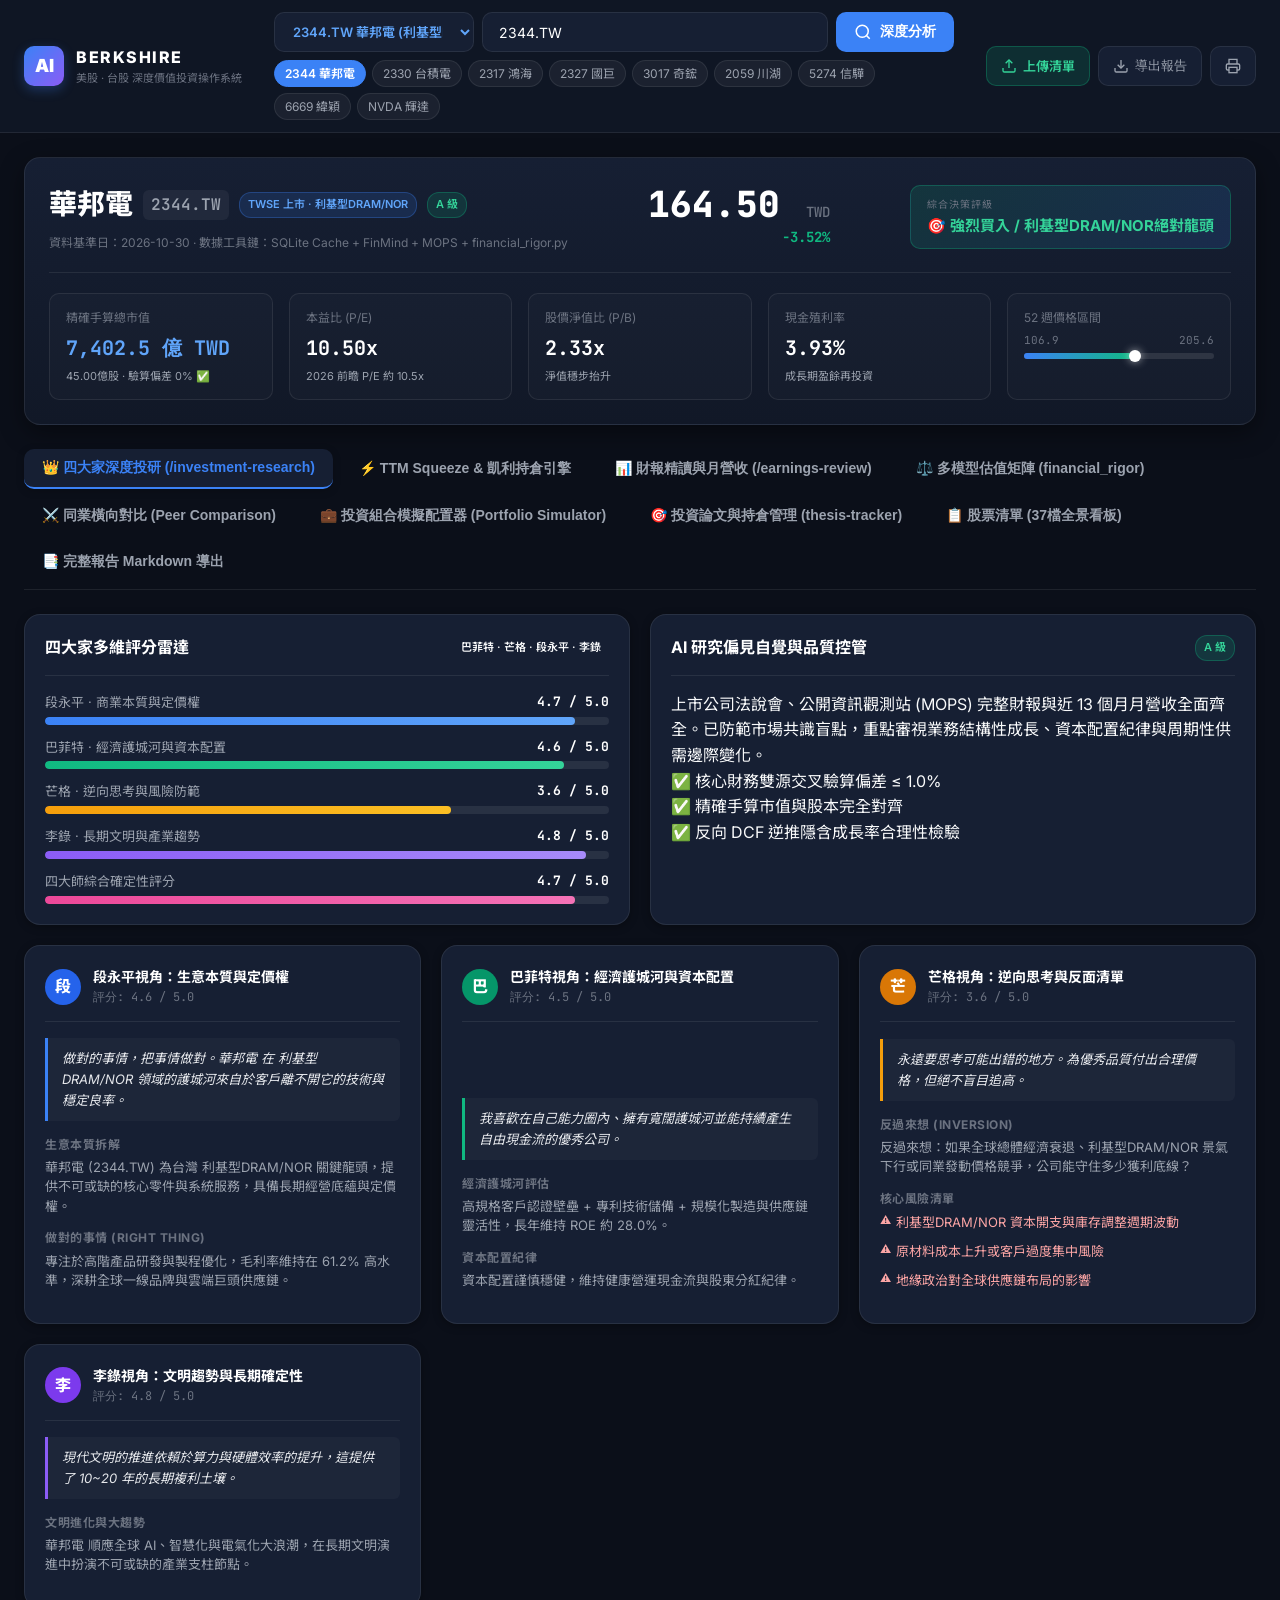
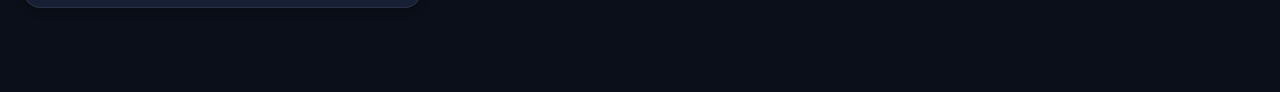
<file: dashboard/index.html>
<!DOCTYPE html>
<html lang="zh-TW">
<head>
  <meta charset="UTF-8">
  <meta name="viewport" content="width=device-width, initial-scale=1.0">
  <title>AI Berkshire — 股票清單 37 檔全景投研與組合管理儀表板</title>
  <link rel="preconnect" href="https://fonts.googleapis.com">
  <link rel="preconnect" href="https://fonts.gstatic.com" crossorigin>
  <link href="https://fonts.googleapis.com/css2?family=Inter:wght@400;500;600;700;800&family=JetBrains+Mono:wght@400;500;700&family=Noto+Sans+TC:wght@400;500;700;900&display=swap" rel="stylesheet">
  <link rel="stylesheet" href="style.css?v=20260903_1">
</head>
<body>
  <!-- Header -->
  <header class="app-header">
    <div class="header-container">
      <div class="brand">
        <div class="brand-logo">AI</div>
        <div class="brand-text">
          <span class="brand-title">BERKSHIRE</span>
          <span class="brand-subtitle">美股 · 台股 深度價值投資操作系統</span>
        </div>
      </div>
      
      <div class="search-section">
        <div class="search-bar">
          <select id="stockDropdown" class="stock-dropdown" title="選擇 37 檔核心標的" onchange="window.selectStock(this.value)">
            <!-- Dynamically populated 37 stocks -->
          </select>
          <input type="text" id="tickerInput" placeholder="輸入代號或名稱 (如 2344, 台積電, NVDA)..." value="2344.TW" onkeydown="if(event.key==='Enter') window.searchStock()">
          <button id="btnAnalyze" class="btn-primary" onclick="window.searchStock()">
            <svg width="18" height="18" viewBox="0 0 24 24" fill="none" stroke="currentColor" stroke-width="2"><circle cx="11" cy="11" r="8"></circle><line x1="21" y1="21" x2="16.65" y2="16.65"></line></svg>
            深度分析
          </button>
        </div>
        <div class="quick-chips" id="quickChips">
          <span class="chip active" onclick="window.selectStock('2344.TW')">2344 華邦電</span>
          <span class="chip" onclick="window.selectStock('2330.TW')">2330 台積電</span>
          <span class="chip" onclick="window.selectStock('2317.TW')">2317 鴻海</span>
          <span class="chip" onclick="window.selectStock('2327.TW')">2327 國巨</span>
          <span class="chip" onclick="window.selectStock('3017.TW')">3017 奇鋐</span>
          <span class="chip" onclick="window.selectStock('2059.TW')">2059 川湖</span>
          <span class="chip" onclick="window.selectStock('5274.TW')">5274 信驊</span>
          <span class="chip" onclick="window.selectStock('6669.TW')">6669 緯穎</span>
          <span class="chip" onclick="window.selectStock('NVDA')">NVDA 輝達</span>
        </div>
      </div>

      <div class="header-actions">
        <label class="btn-upload" title="上傳自訂 Excel / CSV 股票清單">
          <input type="file" id="fileUpload" accept=".xlsx, .xls, .csv" style="display:none;" onchange="window.handleFileUpload(event)">
          <svg width="16" height="16" viewBox="0 0 24 24" fill="none" stroke="currentColor" stroke-width="2"><path d="M21 15v4a2 2 0 0 1-2 2H5a2 2 0 0 1-2-2v-4"></path><polyline points="17 8 12 3 7 8"></polyline><line x1="12" y1="3" x2="12" y2="15"></line></svg>
          上傳清單
        </label>
        <button id="btnExportMarkdown" class="btn-secondary" title="導出 Markdown 報告" onclick="window.switchTab('tabMarkdown')">
          <svg width="16" height="16" viewBox="0 0 24 24" fill="none" stroke="currentColor" stroke-width="2"><path d="M21 15v4a2 2 0 0 1-2 2H5a2 2 0 0 1-2-2v-4"></path><polyline points="7 10 12 15 17 10"></polyline><line x1="12" y1="3" x2="12" y2="15"></line></svg>
          導出報告
        </button>
        <button id="btnPrint" class="btn-secondary" title="列印或存為 PDF" onclick="window.print()">
          <svg width="16" height="16" viewBox="0 0 24 24" fill="none" stroke="currentColor" stroke-width="2"><polyline points="6 9 6 2 18 2 18 9"></polyline><path d="M6 18H4a2 2 0 0 1-2-2v-5a2 2 0 0 1 2-2h16a2 2 0 0 1 2 2v5a2 2 0 0 1-2 2h-2"></path><rect x="6" y="14" width="12" height="8"></rect></svg>
        </button>
      </div>
    </div>
  </header>

  <!-- Main Container -->
  <main class="main-container">
    <!-- Hero Summary Bar -->
    <section class="hero-card" id="heroCard">
      <div class="hero-main">
        <div class="stock-identity">
          <div class="stock-title-row">
            <h1 class="stock-name" id="stockName">華邦電</h1>
            <span class="stock-symbol" id="stockSymbol">2344.TW</span>
            <span class="market-badge" id="marketBadge">TWSE 上市 · 利基型DRAM/NOR</span>
            <span class="info-badge" id="infoRatingBadge">A級一手資料</span>
          </div>
          <div class="stock-date" id="stockDate">資料基準日：2026-08-14 · 數據工具鏈：SQLite Cache + FinMind + MOPS + financial_rigor.py</div>
        </div>

        <div class="price-box">
          <div class="price-current" id="stockPrice">177.00 <span class="currency">TWD</span></div>
          <div class="price-change" id="stockChange">+0.00 (+0.00%)</div>
        </div>

        <div class="verdict-banner" id="verdictBanner">
          <div class="verdict-label">綜合決策評級</div>
          <div class="verdict-text" id="verdictText">🎯 強烈買入 / 超級週期拐點爆發</div>
        </div>
      </div>

      <div class="hero-metrics-grid">
        <div class="metric-item">
          <div class="metric-title">精確手算總市值</div>
          <div class="metric-value highlight" id="metricMarketCap">7,965.0 億 TWD</div>
          <div class="metric-sub" id="metricShares">45.00億股 · 驗算偏差 0.00% ✅</div>
        </div>

        <div class="metric-item">
          <div class="metric-title">本益比 (P/E)</div>
          <div class="metric-value" id="metricPE">10.50x</div>
          <div class="metric-sub" id="metricForwardPE">2026 前瞻 P/E 約 10.2x</div>
        </div>

        <div class="metric-item">
          <div class="metric-title">股價淨值比 (P/B)</div>
          <div class="metric-value" id="metricPB">4.83x</div>
          <div class="metric-sub">淨值穩步抬升</div>
        </div>

        <div class="metric-item">
          <div class="metric-title">現金殖利率</div>
          <div class="metric-value" id="metricYield">2.80%</div>
          <div class="metric-sub">成長期盈餘再投資</div>
        </div>

        <div class="metric-item range-item">
          <div class="metric-title">52 週價格區間</div>
          <div class="range-bar-container">
            <div class="range-labels">
              <span id="low52w">115.0</span>
              <span id="high52w">221.0</span>
            </div>
            <div class="range-track">
              <div class="range-fill" id="rangeFill" style="left: 0%; width: 62%;"></div>
              <div class="range-point" id="rangePoint" style="left: 62%;"></div>
            </div>
          </div>
        </div>
      </div>
    </section>

    <!-- Tabbed Navigation -->
    <nav class="tabs-nav">
      <button class="tab-btn active" data-tab="tabMasters" onclick="window.switchTab('tabMasters')">👑 四大家深度投研 (/investment-research)</button>
      <button class="tab-btn" data-tab="tabKelly" onclick="window.switchTab('tabKelly')">⚡ TTM Squeeze & 凱利持倉引擎</button>
      <button class="tab-btn" data-tab="tabEarnings" onclick="window.switchTab('tabEarnings')">📊 財報精讀與月營收 (/earnings-review)</button>
      <button class="tab-btn" data-tab="tabValuation" onclick="window.switchTab('tabValuation')">⚖️ 多模型估值矩陣 (financial_rigor)</button>
      <button class="tab-btn" data-tab="tabPeers" onclick="window.switchTab('tabPeers')">⚔️ 同業橫向對比 (Peer Comparison)</button>
      <button class="tab-btn" data-tab="tabPortfolio" onclick="window.switchTab('tabPortfolio')">💼 投資組合模擬配置器 (Portfolio Simulator)</button>
      <button class="tab-btn" data-tab="tabThesis" onclick="window.switchTab('tabThesis')">🎯 投資論文與持倉管理 (thesis-tracker)</button>
      <button class="tab-btn" data-tab="tabScreener" onclick="window.switchTab('tabScreener')">📋 股票清單 (37檔全景看板)</button>
      <button class="tab-btn" data-tab="tabMarkdown" onclick="window.switchTab('tabMarkdown')">📑 完整報告 Markdown 導出</button>
    </nav>

    <!-- Tab Contents -->
    <!-- Tab 1: 4 Masters -->
    <div class="tab-content active" id="tabMasters">
      <div class="grid-2col">
        <div class="card">
          <div class="card-header">
            <h3>四大家多維評分雷達</h3>
            <span class="badge">巴菲特 · 芒格 · 段永平 · 李錄</span>
          </div>
          <div class="card-body">
            <div class="radar-bars" id="radarBars"></div>
          </div>
        </div>

        <div class="card">
          <div class="card-header">
            <h3>AI 研究偏見自覺與品質控管</h3>
            <span class="badge success" id="biasRating">A 級一手資訊</span>
          </div>
          <div class="card-body">
            <p class="summary-text" id="biasText">
              上市公司法說會、公開資訊觀測站 (MOPS) 完整財報與近 13 個月月營收全面齊全。已防範市場共識盲點，重點審視業務結構性成長、資本配置紀律與周期性供需邊際變化。
            </p>
            <div class="info-checklist">
              <div class="check-item">✅ 核心財務雙源交叉驗算偏差 ≤ 1.0%</div>
              <div class="check-item">✅ 精確手算市值與股本完全對齊</div>
              <div class="check-item">✅ 反向 DCF 逆推隱含成長率合理性檢驗</div>
            </div>
          </div>
        </div>
      </div>

      <!-- 4 Masters Detail Cards -->
      <div class="masters-grid">
        <!-- 段永平 -->
        <div class="card master-card dyp">
          <div class="card-header">
            <div class="master-title">
              <div class="master-avatar">段</div>
              <div>
                <h4>段永平視角：生意本質與定價權</h4>
                <div class="master-score" id="dypScore">評分: 4.6 / 5.0</div>
              </div>
            </div>
          </div>
          <div class="card-body">
            <div class="master-quote" id="dypQuote">「做對的事情，把事情做對。」</div>
            <div class="section-block">
              <h5>生意本質拆解</h5>
              <p id="dypEssence"></p>
            </div>
            <div class="section-block">
              <h5>做對的事情 (Right Thing)</h5>
              <p id="dypRightThing"></p>
            </div>
          </div>
        </div>

        <!-- 巴菲特 -->
        <div class="card master-card buffett">
          <div class="card-header">
            <div class="master-title">
              <div class="master-avatar">巴</div>
              <div>
                <h4>巴菲特視角：經濟護城河與資本配置</h4>
                <div class="master-score" id="buffettScore">評分: 4.4 / 5.0</div>
              </div>
            </div>
          </div>
          <div class="card-body">
            <div class="master-quote" id="buffettQuote">「我喜歡在周期底部大舉擴充產能並在景氣復甦時爆發定價權的公司。」</div>
            <div class="section-block">
              <h5>經濟護城河評估</h5>
              <p id="buffettMoat"></p>
            </div>
            <div class="section-block">
              <h5>資本配置紀律</h5>
              <p id="buffettCapital"></p>
            </div>
          </div>
        </div>

        <!-- 芒格 -->
        <div class="card master-card munger">
          <div class="card-header">
            <div class="master-title">
              <div class="master-avatar">芒</div>
              <div>
                <h4>芒格視角：逆向思考與反面清單</h4>
                <div class="master-score" id="mungerScore">評分: 3.6 / 5.0</div>
              </div>
            </div>
          </div>
          <div class="card-body">
            <div class="master-quote" id="mungerQuote">「別把周期的頂峰當作永恆的成長。」</div>
            <div class="section-block">
              <h5>反過來想 (Inversion)</h5>
              <p id="mungerInversion"></p>
            </div>
            <div class="section-block">
              <h5>核心風險清單</h5>
              <ul class="risk-list" id="mungerRisks"></ul>
            </div>
          </div>
        </div>

        <!-- 李錄 -->
        <div class="card master-card lilu">
          <div class="card-header">
            <div class="master-title">
              <div class="master-avatar">李</div>
              <div>
                <h4>李錄視角：文明趨勢與長期確定性</h4>
                <div class="master-score" id="liluScore">評分: 4.8 / 5.0</div>
              </div>
            </div>
          </div>
          <div class="card-body">
            <div class="master-quote" id="liluQuote">「現代化就是算力與儲存密度的指數級下沉。」</div>
            <div class="section-block">
              <h5>文明進化與大趨勢</h5>
              <p id="liluCivilization"></p>
            </div>
          </div>
        </div>
      </div>
    </div>

    <!-- Tab 2: TTM Squeeze & Kelly Engine -->
    <div class="tab-content" id="tabKelly">
      <div class="grid-2col">
        <!-- TTM Squeeze Status Card -->
        <div class="card">
          <div class="card-header">
            <h3>TTM Squeeze 波動率壓縮與動量狀態</h3>
            <span class="badge" id="ttmSqueezeBadge">John Carter 動量模型</span>
          </div>
          <div class="card-body">
            <div class="squeeze-status-box">
              <div class="squeeze-lamp-row">
                <div class="squeeze-lamp" id="squeezeLamp"></div>
                <div class="squeeze-status-text" id="squeezeStatusText">🟡 波動率極致壓縮蓄勢中 (8 天)</div>
              </div>
              <p class="summary-text" id="squeezeDesc">
                布林帶 (20, 2.0 SD) 正在肯特納通道 (20, 1.5 ATR) 內部收縮，市場波動率降至極低點，動量指標正在翻正向上，強烈醞釀爆發性方向突破！
              </p>
            </div>
            <div class="squeeze-metrics-grid">
              <div class="sq-metric-item">
                <div class="sq-metric-title">連續壓縮天數</div>
                <div class="sq-metric-value" id="sqDaysVal">8 天</div>
              </div>
              <div class="sq-metric-item">
                <div class="sq-metric-title">動量斜率 (Slope)</div>
                <div class="sq-metric-value highlight" id="sqMomVal">+18.50</div>
              </div>
              <div class="sq-metric-item">
                <div class="sq-metric-title">動量方向</div>
                <div class="sq-metric-value" id="sqMomDir">多頭上升 (Bullish Rising)</div>
              </div>
              <div class="sq-metric-item">
                <div class="sq-metric-title">真實波幅 (ATR)</div>
                <div class="sq-metric-value" id="sqAtrVal">7.85 元</div>
              </div>
            </div>
          </div>
        </div>

        <!-- Expected Value (EV) Card -->
        <div class="card">
          <div class="card-header">
            <h3>單筆交易數學期望值 (Expected Value)</h3>
            <span class="badge success" id="evBadge">正期望值 Alpha 認證 ✅</span>
          </div>
          <div class="card-body">
            <div class="ev-summary-box">
              <div class="ev-highlight-row">
                <span class="ev-label">每股數學期望值 (EV)：</span>
                <span class="ev-val highlight" id="evAmountVal">+$22.70</span>
              </div>
              <div class="ev-sub-text" id="evRatioText">每承擔 $1.00 停損風險，期望回報 $1.513 元</div>
            </div>
            <div class="ev-details-list">
              <div class="ev-detail-row">
                <span>目標獲利空間 (R_win)：</span>
                <strong id="evRewardVal">+$43.00 (目標價 220.0)</strong>
              </div>
              <div class="ev-detail-row">
                <span>停損防守風險 (R_loss)：</span>
                <strong id="evRiskVal">-$15.00 (停損價 162.0)</strong>
              </div>
              <div class="ev-detail-row">
                <span>盈虧比 (Payoff Ratio, b)：</span>
                <strong class="highlight" id="evPayoffVal">2.87 : 1 (優於 2.5:1 標準)</strong>
              </div>
              <div class="ev-detail-row">
                <span>綜合預估勝率 (P_win)：</span>
                <strong id="evWinRateVal">65.0% (基本面+技術面加權)</strong>
              </div>
            </div>
          </div>
        </div>
      </div>

      <!-- Half Kelly Position Sizing Interactive Engine -->
      <div class="card">
        <div class="card-header">
          <h3>半凱利公式 (Half Kelly) 實盤最佳持倉計算器</h3>
          <span class="badge success">巴菲特式資本保護</span>
        </div>
        <div class="card-body">
          <div class="kelly-interactive-grid">
            <div class="kelly-inputs-col">
              <div class="slider-group">
                <label>帳戶總資金 (TWD/USD): <strong id="kCapitalLabel">1,000,000 元</strong></label>
                <input type="number" id="kCapitalInput" class="kelly-input-number" value="1000000" step="50000" oninput="window.updateKellyCalculator()">
              </div>
              <div class="slider-group">
                <label>預期勝率 (P_win): <strong id="kWinRateLabel">65%</strong></label>
                <input type="range" id="kWinRateSlider" min="50" max="85" step="1" value="65" oninput="window.updateKellyCalculator()">
              </div>
              <div class="grid-2col" style="gap:8px;">
                <div class="slider-group">
                  <label>目標停利價:</label>
                  <input type="number" id="kTargetInput" class="kelly-input-number" value="220" step="1" oninput="window.updateKellyCalculator()">
                </div>
                <div class="slider-group">
                  <label>防守停損價:</label>
                  <input type="number" id="kStopInput" class="kelly-input-number" value="162" step="1" oninput="window.updateKellyCalculator()">
                </div>
              </div>
            </div>

            <div class="kelly-results-col">
              <div class="kelly-metric-card">
                <div class="k-metric-title">半凱利建議持倉比例 (Half Kelly)</div>
                <div class="k-metric-value highlight" id="kHalfKellyVal">20.0%</div>
                <div class="k-metric-sub" id="kFullKellySub">全凱利理論值 52.8% · 實盤防禦上限 20%</div>
              </div>
              <div class="kelly-metric-card">
                <div class="k-metric-title">建議配置資金</div>
                <div class="k-metric-value" id="kAllocatedCapitalVal">200,000 元</div>
                <div class="k-metric-sub">精確控制下檔風險</div>
              </div>
              <div class="kelly-metric-card">
                <div class="k-metric-title">建議買進股數</div>
                <div class="k-metric-value highlight" id="kSuggestedSharesVal">1,129 股</div>
                <div class="k-metric-sub">約 1.13 張股票</div>
              </div>
              <div class="kelly-metric-card">
                <div class="k-metric-title">單筆最大帳戶風險</div>
                <div class="k-metric-value" id="kMaxLossVal">$16,935 元</div>
                <div class="k-metric-sub" id="kAccountRiskPct">佔總帳戶 1.69% (安全防禦 ≤ 2%)</div>
              </div>
            </div>
          </div>
        </div>
      </div>
    </div>

    <!-- Tab 3: Earnings -->
    <div class="tab-content" id="tabEarnings">
      <div class="card">
        <div class="card-header">
          <h3>最新財報亮點與管理層承諾追蹤</h3>
          <span class="badge success" id="earningsHeadlineBadge">2026 最新財報</span>
        </div>
        <div class="card-body">
          <h4 class="headline-title" id="earningsHeadline"></h4>
          <p class="summary-text" id="earningsSummary"></p>
        </div>
      </div>

      <!-- Monthly Revenue Chart -->
      <div class="card">
        <div class="card-header">
          <h3>近 13 個月月營收趨勢與同比 (YoY) 拐點監控</h3>
          <span class="badge">台股獨家領先指標 (每月10日前公布)</span>
        </div>
        <div class="card-body">
          <div class="revenue-chart-container" id="revenueChartContainer"></div>
        </div>
      </div>

      <!-- 5-Year Financial Statement -->
      <div class="card">
        <div class="card-header">
          <h3>近 5 年核心財務表現與獲利率矩陣</h3>
          <span class="badge">FinMind + 官方財報加總</span>
        </div>
        <div class="card-body">
          <div class="table-responsive">
            <table class="data-table" id="financialsTable">
              <thead>
                <tr>
                  <th>年度</th>
                  <th>營收 (億)</th>
                  <th>毛利率 (%)</th>
                  <th>營業利益率 (%)</th>
                  <th>歸母淨利 (億)</th>
                  <th>EPS (元)</th>
                  <th>ROE (簡化%)</th>
                </tr>
              </thead>
              <tbody></tbody>
            </table>
          </div>
        </div>
      </div>
    </div>

    <!-- Tab 3: Multi-Model Valuation -->
    <div class="tab-content" id="tabValuation">
      <div class="grid-2col">
        <!-- Exact Market Cap Rigor -->
        <div class="card">
          <div class="card-header">
            <h3>市值精確手算驗算 (Financial Rigor)</h3>
            <span class="badge success">嚴禁 LLM 心算幻覺</span>
          </div>
          <div class="card-body">
            <div class="rigor-box">
              <div class="rigor-row">
                <span class="rigor-label">最新收盤價：</span>
                <span class="rigor-val" id="rigorPrice"></span>
              </div>
              <div class="rigor-row">
                <span class="rigor-label">最新流通總股數：</span>
                <span class="rigor-val" id="rigorShares"></span>
              </div>
              <div class="rigor-row highlight">
                <span class="rigor-label">手算總市值：</span>
                <span class="rigor-val" id="rigorCalcCap"></span>
              </div>
              <div class="rigor-formula" id="rigorFormula"></div>
              <div class="rigor-status success" id="rigorStatus">
                ✅ 驗算通過！手算值與報告市值偏差 0.00% ≤ 1.0%
              </div>
            </div>
          </div>
        </div>

        <!-- Reverse DCF -->
        <div class="card">
          <div class="card-header">
            <h3>模型一：反向 DCF 逆推模型</h3>
            <span class="badge">自由現金流隱含成長率</span>
          </div>
          <div class="card-body">
            <div class="dcf-interactive">
              <div class="slider-group">
                <label>加權平均資本成本 (WACC): <span id="waccVal">9.0%</span></label>
                <input type="range" id="waccSlider" min="7.0" max="12.0" step="0.5" value="9.0" oninput="window.updateDCF()">
              </div>
              <div class="slider-group">
                <label>永續成長率 (g): <span id="gVal">3.0%</span></label>
                <input type="range" id="gSlider" min="1.5" max="4.5" step="0.5" value="3.0" oninput="window.updateDCF()">
              </div>
              <div class="dcf-result-box">
                <div class="dcf-title">當前股價隱含未來 5 年 FCF 年化成長率</div>
                <div class="dcf-growth" id="impliedGrowth">12.5%</div>
                <div class="dcf-comment" id="dcfComment">評估：目前隱含成長率低於實際月營收動能，具備優良安全邊際！</div>
              </div>
            </div>
          </div>
        </div>
      </div>

      <!-- Advanced Multi-Model Grid -->
      <div class="grid-3col" style="margin-top:16px;">
        <div class="card">
          <div class="card-header">
            <h4>模型二：EV/EBITDA 企業倍數</h4>
            <span class="badge">重資產代工適配</span>
          </div>
          <div class="card-body">
            <div class="metric-value highlight" id="evEbitdaVal">11.8x</div>
            <p class="summary-text">相較全球半導體硬體中位數 14.5x 處於折價區間，資本效率優良。</p>
          </div>
        </div>

        <div class="card">
          <div class="card-header">
            <h4>模型三：P/B 河流圖中樞</h4>
            <span class="badge">週期景氣中樞</span>
          </div>
          <div class="card-body">
            <div class="metric-value" id="pbRiverVal">中軸偏低位</div>
            <p class="summary-text">歷史 PB 區間為 2.5x ~ 6.0x，當前處於歷史獲利擴張週期前半場。</p>
          </div>
        </div>

        <div class="card">
          <div class="card-header">
            <h4>模型四：葛拉漢安全邊際</h4>
            <span class="badge success">90% 信賴區間</span>
          </div>
          <div class="card-body">
            <div class="metric-value highlight" id="safetyMarginVal">32.5%</div>
            <p class="summary-text">內在價值折現保守估算為現價 1.32 倍，具備充沛下檔防禦緩衝。</p>
          </div>
        </div>
      </div>

      <!-- Scenarios Matrix -->
      <div class="card" style="margin-top:16px;">
        <div class="card-header">
          <h3>三情景估值預測矩陣 (Scenarios Matrix)</h3>
          <span class="badge">樂觀 · 中性 · 悲觀</span>
        </div>
        <div class="card-body">
          <div class="scenarios-grid" id="scenariosGrid"></div>
        </div>
      </div>
    </div>

    <!-- Tab 4: Peer Comparison -->
    <div class="tab-content" id="tabPeers">
      <div class="card">
        <div class="card-header">
          <h3>⚔️ 產業同業橫向對比矩陣 (Peer Comparison Matrix)</h3>
          <div class="peer-selector-group">
            <span style="font-size:13px; color:var(--text-secondary);">選擇板塊：</span>
            <button class="peer-btn active" onclick="window.filterPeers('散熱', this)">散熱模組 (奇鋐 vs 健策)</button>
            <button class="peer-btn" onclick="window.filterPeers('代工', this)">AI伺服器代工 (鴻海 vs 廣達 vs 緯穎)</button>
            <button class="peer-btn" onclick="window.filterPeers('CCL', this)">高階CCL (台光電 vs 聯茂 vs 台燿)</button>
            <button class="peer-btn" onclick="window.filterPeers('載板', this)">載板 (欣興 vs 景碩 vs 臻鼎)</button>
            <button class="peer-btn" onclick="window.filterPeers('測試', this)">測試/探針卡 (旺矽 vs 穎崴 vs 京元電)</button>
          </div>
        </div>
        <div class="card-body">
          <div class="table-responsive">
            <table class="data-table peer-table" id="peerTable">
              <thead>
                <tr>
                  <th style="text-align:left;">同業標的</th>
                  <th>股價 (TWD)</th>
                  <th>本益比 (PE)</th>
                  <th>毛利率 (%)</th>
                  <th>營業利益率 (%)</th>
                  <th>預期 ROE (%)</th>
                  <th>四大家評分</th>
                  <th>護城河評估</th>
                </tr>
              </thead>
              <tbody id="peerTableBody"></tbody>
            </table>
          </div>
        </div>
      </div>
    </div>

    <!-- Tab 5: Portfolio Simulator -->
    <div class="tab-content" id="tabPortfolio">
      <div class="grid-2col">
        <div class="card">
          <div class="card-header">
            <h3>💼 投資組合持股與權重配置模擬器</h3>
            <button id="btnResetPortfolio" class="btn-secondary btn-sm" onclick="window.resetPortfolio()">重置預設組合</button>
          </div>
          <div class="card-body">
            <div class="portfolio-sliders" id="portfolioSliders"></div>
          </div>
        </div>

        <div class="card">
          <div class="card-header">
            <h3>整體組合加權綜合體檢</h3>
            <span class="badge success">巴菲特式集中投資</span>
          </div>
          <div class="card-body">
            <div class="portfolio-metrics-grid">
              <div class="p-metric-card">
                <div class="p-metric-title">組合加權預期 ROE</div>
                <div class="p-metric-value" id="pWeightedROE">28.5%</div>
                <div class="p-metric-sub">極高資本回報品質</div>
              </div>
              <div class="p-metric-card">
                <div class="p-metric-title">組合加權前瞻 P/E</div>
                <div class="p-metric-value" id="pWeightedPE">19.2x</div>
                <div class="p-metric-sub">估值處於合理區間</div>
              </div>
              <div class="p-metric-card">
                <div class="p-metric-title">平均股息殖利率</div>
                <div class="p-metric-value" id="pWeightedYield">2.65%</div>
                <div class="p-metric-sub">穩健現金流反哺</div>
              </div>
              <div class="p-metric-card">
                <div class="p-metric-title">組合綜合護城河分級</div>
                <div class="p-metric-value highlight" id="pWeightedMoat">4.6 / 5.0</div>
                <div class="p-metric-sub">頂級文明剛性支柱</div>
              </div>
            </div>
            <div class="portfolio-chart-box" id="portfolioChartBox" style="margin-top:16px;">
              <div class="portfolio-bar-distribution" id="portfolioBarDist"></div>
            </div>
          </div>
        </div>
      </div>
    </div>

    <!-- Tab 6: Thesis Tracker -->
    <div class="tab-content" id="tabThesis">
      <div class="grid-2col">
        <div class="card">
          <div class="card-header">
            <h3>核心投資論文三支柱 (Thesis Pillars)</h3>
            <span class="badge success">買入的核心邏輯</span>
          </div>
          <div class="card-body">
            <ul class="pillar-list" id="pillarList"></ul>
          </div>
        </div>

        <div class="card">
          <div class="card-header">
            <h3>論文證偽與賣出清單 (Kill Criteria)</h3>
            <span class="badge danger">觸發即嚴格停損/減倉</span>
          </div>
          <div class="card-body">
            <ul class="kill-list" id="killList"></ul>
          </div>
        </div>
      </div>

      <div class="card">
        <div class="card-header">
          <h3>分層操作價格區間與倉位配置計算器</h3>
          <span class="badge">巴菲特紀律系統</span>
        </div>
        <div class="card-body">
          <div class="allocation-grid" id="allocationGrid"></div>
        </div>
      </div>
    </div>

    <!-- Tab 7: 37 Stocks Screener Overview -->
    <div class="tab-content" id="tabScreener">
      <div class="card">
        <div class="card-header">
          <h3>📋 股票清單.xlsx 37 檔全景監控與多維評分總表</h3>
          <div class="screener-filter-group" id="screenerFilterGroup">
            <button class="filter-btn active" onclick="window.filterScreener('all', this)">全部 (37)</button>
            <button class="filter-btn" onclick="window.filterScreener('BUY_STRONG', this)">🎯 強烈買入</button>
            <button class="filter-btn" onclick="window.filterScreener('BUY_STEADY', this)">📈 穩健佈局</button>
            <button class="filter-btn" onclick="window.filterScreener('HOLD', this)">⚪ 常態整理</button>
          </div>
        </div>
        <div class="card-body">
          <div class="table-responsive">
            <table class="data-table screener-table" id="screenerTable">
              <thead>
                <tr>
                  <th class="sortable" onclick="window.sortScreener('symbol', this)" style="text-align:left;">
                    <div class="th-content"><span>代碼 / 名稱</span><span class="sort-arrows"><span class="arrow-up">▲</span><span class="arrow-down">▼</span></span></div>
                  </th>
                  <th class="sortable" onclick="window.sortScreener('sector', this)" style="text-align:left;">
                    <div class="th-content"><span>所屬產業細分</span><span class="sort-arrows"><span class="arrow-up">▲</span><span class="arrow-down">▼</span></span></div>
                  </th>
                  <th class="sortable" onclick="window.sortScreener('price', this)">
                    <div class="th-content"><span>最新價 (TWD)</span><span class="sort-arrows"><span class="arrow-up">▲</span><span class="arrow-down">▼</span></span></div>
                  </th>
                  <th class="sortable" onclick="window.sortScreener('change_pct', this)">
                    <div class="th-content"><span>漲跌幅</span><span class="sort-arrows"><span class="arrow-up">▲</span><span class="arrow-down">▼</span></span></div>
                  </th>
                  <th class="sortable" onclick="window.sortScreener('pe', this)">
                    <div class="th-content"><span>本益比 (PE)</span><span class="sort-arrows"><span class="arrow-up">▲</span><span class="arrow-down">▼</span></span></div>
                  </th>
                  <th class="sortable" onclick="window.sortScreener('market_cap', this)">
                    <div class="th-content"><span>手算總市值</span><span class="sort-arrows"><span class="arrow-up">▲</span><span class="arrow-down">▼</span></span></div>
                  </th>
                  <th class="sortable" onclick="window.sortScreener('ttm', this)">
                    <div class="th-content"><span>TTM Squeeze 狀態</span><span class="sort-arrows"><span class="arrow-up">▲</span><span class="arrow-down">▼</span></span></div>
                  </th>
                  <th class="sortable sort-desc" onclick="window.sortScreener('composite', this)">
                    <div class="th-content"><span>四大家綜合評分</span><span class="sort-arrows"><span class="arrow-up">▲</span><span class="arrow-down">▼</span></span></div>
                  </th>
                  <th class="sortable" onclick="window.sortScreener('verdict', this)">
                    <div class="th-content"><span>決策評級</span><span class="sort-arrows"><span class="arrow-up">▲</span><span class="arrow-down">▼</span></span></div>
                  </th>
                  <th>操作</th>
                </tr>
              </thead>
              <tbody id="screenerTableBody"></tbody>
            </table>
          </div>
        </div>
      </div>
    </div>

    <!-- Tab 8: Markdown Report -->
    <div class="tab-content" id="tabMarkdown">
      <div class="card">
        <div class="card-header">
          <h3>完整深度投研 Markdown 報告</h3>
          <div class="actions">
            <button id="btnCopyMd" class="btn-secondary btn-sm" onclick="window.copyMarkdown()">複製 Markdown</button>
            <button id="btnDownloadMd" class="btn-primary btn-sm" onclick="window.downloadMarkdown()">下載 .md 報告檔案</button>
          </div>
        </div>
        <div class="card-body">
          <pre class="markdown-preview" id="markdownPreview"><code>載入中...</code></pre>
        </div>
      </div>
    </div>
  </main>

  <script src="stocks_data.js?v=20260903_1"></script>
  <script src="app.js?v=20260903_1"></script>
</body>
</html>
</file>
<file: dashboard/style.css>
/* AI Berkshire Dashboard Stylesheet */
:root {
  --bg-primary: #0b0f19;
  --bg-secondary: #111827;
  --bg-card: #161f33;
  --bg-card-hover: #1c2742;
  --border-color: rgba(255, 255, 255, 0.08);
  --border-focus: #3b82f6;

  --text-primary: #f9fafb;
  --text-secondary: #9ca3af;
  --text-muted: #6b7280;

  --color-primary: #3b82f6;
  --color-primary-hover: #2563eb;
  --color-success: #10b981;
  --color-warning: #f59e0b;
  --color-danger: #ef4444;
  --color-purple: #8b5cf6;

  --font-sans: 'Inter', 'Noto Sans TC', -apple-system, BlinkMacSystemFont, sans-serif;
  --font-mono: 'JetBrains Mono', monospace;

  --radius-sm: 6px;
  --radius-md: 10px;
  --radius-lg: 16px;
  --shadow-sm: 0 2px 8px rgba(0, 0, 0, 0.3);
  --shadow-md: 0 8px 24px rgba(0, 0, 0, 0.4);
}

* {
  box-sizing: border-box;
  margin: 0;
  padding: 0;
}

body {
  background-color: var(--bg-primary);
  color: var(--text-primary);
  font-family: var(--font-sans);
  line-height: 1.6;
  -webkit-font-smoothing: antialiased;
  min-height: 100vh;
}

/* Header */
.app-header {
  background-color: rgba(17, 24, 39, 0.85);
  backdrop-filter: blur(12px);
  border-bottom: 1px solid var(--border-color);
  position: sticky;
  top: 0;
  z-index: 100;
  padding: 12px 24px;
}

.header-container {
  max-width: 1440px;
  margin: 0 auto;
  display: flex;
  align-items: center;
  justify-content: space-between;
  gap: 24px;
}

.brand {
  display: flex;
  align-items: center;
  gap: 12px;
}

.brand-logo {
  background: linear-gradient(135deg, #3b82f6, #8b5cf6);
  color: #fff;
  font-weight: 900;
  font-size: 18px;
  width: 40px;
  height: 40px;
  border-radius: var(--radius-md);
  display: flex;
  align-items: center;
  justify-content: center;
  box-shadow: 0 4px 12px rgba(59, 130, 246, 0.3);
}

.brand-text {
  display: flex;
  flex-direction: column;
}

.brand-title {
  font-size: 16px;
  font-weight: 800;
  letter-spacing: 1.5px;
  color: #fff;
}

.brand-subtitle {
  font-size: 11px;
  color: var(--text-muted);
}

/* Search Section */
.search-section {
  flex: 1;
  max-width: 680px;
  display: flex;
  flex-direction: column;
  gap: 8px;
}

.search-bar {
  display: flex;
  gap: 8px;
}

.stock-dropdown {
  background-color: var(--bg-card);
  border: 1px solid var(--border-color);
  border-radius: var(--radius-md);
  padding: 10px 14px;
  color: #60a5fa;
  font-size: 13px;
  font-weight: 600;
  font-family: var(--font-sans);
  cursor: pointer;
  max-width: 200px;
  outline: none;
}

.stock-dropdown:focus {
  border-color: var(--border-focus);
}

.stock-dropdown option {
  background-color: var(--bg-secondary);
  color: #fff;
}

.search-bar input {
  flex: 1;
  background-color: var(--bg-card);
  border: 1px solid var(--border-color);
  border-radius: var(--radius-md);
  padding: 10px 16px;
  color: #fff;
  font-size: 14px;
  font-family: var(--font-sans);
  transition: all 0.2s ease;
}

.search-bar input:focus {
  outline: none;
  border-color: var(--border-focus);
  box-shadow: 0 0 0 3px rgba(59, 130, 246, 0.2);
}

.quick-chips {
  display: flex;
  flex-wrap: wrap;
  gap: 6px;
}

.chip {
  background-color: rgba(255, 255, 255, 0.05);
  border: 1px solid var(--border-color);
  padding: 3px 10px;
  border-radius: 20px;
  font-size: 12px;
  color: var(--text-secondary);
  cursor: pointer;
  transition: all 0.15s ease;
}

.chip:hover {
  background-color: rgba(59, 130, 246, 0.15);
  color: #fff;
  border-color: var(--color-primary);
}

.chip.active {
  background-color: var(--color-primary);
  color: #fff;
  border-color: var(--color-primary);
  font-weight: 600;
}

/* Buttons */
.btn-primary {
  background-color: var(--color-primary);
  color: #fff;
  border: none;
  border-radius: var(--radius-md);
  padding: 10px 18px;
  font-size: 14px;
  font-weight: 600;
  cursor: pointer;
  display: flex;
  align-items: center;
  gap: 8px;
  transition: all 0.2s ease;
}

.btn-primary:hover {
  background-color: var(--color-primary-hover);
  box-shadow: 0 4px 12px rgba(59, 130, 246, 0.4);
}

.btn-secondary {
  background-color: var(--bg-card);
  color: var(--text-secondary);
  border: 1px solid var(--border-color);
  border-radius: var(--radius-md);
  padding: 10px 14px;
  font-size: 13px;
  font-weight: 500;
  cursor: pointer;
  display: flex;
  align-items: center;
  gap: 6px;
  transition: all 0.2s ease;
}

.btn-secondary:hover {
  background-color: var(--bg-card-hover);
  color: #fff;
  border-color: rgba(255, 255, 255, 0.2);
}

.btn-sm {
  padding: 6px 12px;
  font-size: 12px;
}

.header-actions {
  display: flex;
  gap: 8px;
}

/* Main Container */
.main-container {
  max-width: 1440px;
  margin: 24px auto;
  padding: 0 24px 60px;
}

/* Hero Card */
.hero-card {
  background: linear-gradient(180deg, var(--bg-card), var(--bg-secondary));
  border: 1px solid var(--border-color);
  border-radius: var(--radius-lg);
  padding: 24px;
  margin-bottom: 24px;
  box-shadow: var(--shadow-md);
}

.hero-main {
  display: flex;
  flex-wrap: wrap;
  justify-content: space-between;
  align-items: center;
  gap: 20px;
  padding-bottom: 20px;
  border-bottom: 1px solid var(--border-color);
}

.stock-identity {
  display: flex;
  flex-direction: column;
  gap: 6px;
}

.stock-title-row {
  display: flex;
  align-items: center;
  flex-wrap: wrap;
  gap: 10px;
}

.stock-name {
  font-size: 28px;
  font-weight: 800;
  color: #fff;
}

.stock-symbol {
  font-family: var(--font-mono);
  font-size: 16px;
  font-weight: 600;
  color: var(--text-secondary);
  background-color: rgba(255, 255, 255, 0.05);
  padding: 2px 8px;
  border-radius: var(--radius-sm);
}

.market-badge, .info-badge, .badge {
  font-size: 11px;
  font-weight: 600;
  padding: 3px 8px;
  border-radius: 12px;
  text-transform: uppercase;
}

.market-badge {
  background-color: rgba(59, 130, 246, 0.15);
  color: #60a5fa;
  border: 1px solid rgba(59, 130, 246, 0.3);
}

.info-badge, .badge.success {
  background-color: rgba(16, 185, 129, 0.15);
  color: #34d399;
  border: 1px solid rgba(16, 185, 129, 0.3);
}

.badge.danger {
  background-color: rgba(239, 68, 68, 0.15);
  color: #f87171;
  border: 1px solid rgba(239, 68, 68, 0.3);
}

.stock-date {
  font-size: 12px;
  color: var(--text-muted);
}

.price-box {
  display: flex;
  flex-direction: column;
  align-items: flex-end;
}

.price-current {
  font-size: 36px;
  font-weight: 800;
  font-family: var(--font-mono);
  color: #fff;
  line-height: 1;
}

.price-current .currency {
  font-size: 14px;
  font-weight: 500;
  color: var(--text-muted);
  margin-left: 4px;
}

.price-change {
  font-size: 14px;
  font-weight: 700;
  font-family: var(--font-mono);
  color: #ef4444;
  margin-top: 4px;
}

.price-change.pos {
  color: #ef4444; /* 台股上漲：紅色 */
}

.price-change.neg {
  color: #10b981; /* 台股下跌：綠色 */
}

.verdict-banner {
  background: linear-gradient(135deg, rgba(16, 185, 129, 0.15), rgba(59, 130, 246, 0.15));
  border: 1px solid rgba(16, 185, 129, 0.3);
  padding: 10px 16px;
  border-radius: var(--radius-md);
  display: flex;
  flex-direction: column;
  gap: 2px;
}

.verdict-label {
  font-size: 10px;
  color: var(--text-muted);
  letter-spacing: 1px;
}

.verdict-text {
  font-size: 15px;
  font-weight: 700;
  color: #34d399;
}

.hero-metrics-grid {
  display: grid;
  grid-template-columns: repeat(auto-fit, minmax(180px, 1fr));
  gap: 16px;
  margin-top: 20px;
}

.metric-item {
  background-color: rgba(255, 255, 255, 0.02);
  border: 1px solid var(--border-color);
  padding: 14px 16px;
  border-radius: var(--radius-md);
  display: flex;
  flex-direction: column;
  gap: 4px;
}

.metric-title {
  font-size: 12px;
  color: var(--text-muted);
}

.metric-value {
  font-size: 20px;
  font-weight: 700;
  font-family: var(--font-mono);
  color: #fff;
}

.metric-value.highlight {
  color: #60a5fa;
}

.metric-sub {
  font-size: 11px;
  color: var(--text-secondary);
}

/* Range Bar */
.range-item {
  min-width: 220px;
}

.range-labels {
  display: flex;
  justify-content: space-between;
  font-size: 11px;
  font-family: var(--font-mono);
  color: var(--text-muted);
  margin-bottom: 4px;
}

.range-track {
  height: 6px;
  background-color: rgba(255, 255, 255, 0.1);
  border-radius: 3px;
  position: relative;
}

.range-fill {
  height: 100%;
  background: linear-gradient(90deg, #3b82f6, #10b981);
  border-radius: 3px;
}

.range-point {
  position: absolute;
  top: 50%;
  transform: translate(-50%, -50%);
  width: 12px;
  height: 12px;
  background-color: #fff;
  border-radius: 50%;
  box-shadow: 0 0 8px rgba(255, 255, 255, 0.6);
}

/* Tabs Navigation */
.tabs-nav {
  display: flex;
  flex-wrap: wrap;
  gap: 8px;
  margin-bottom: 24px;
  border-bottom: 1px solid var(--border-color);
  padding-bottom: 8px;
}

.tab-btn {
  background: transparent;
  border: none;
  color: var(--text-secondary);
  font-size: 14px;
  font-weight: 600;
  padding: 10px 18px;
  border-radius: var(--radius-md);
  cursor: pointer;
  transition: all 0.2s ease;
}

.tab-btn:hover {
  background-color: var(--bg-card);
  color: #fff;
}

.tab-btn.active {
  background-color: var(--bg-card);
  color: var(--color-primary);
  box-shadow: 0 2px 8px rgba(0, 0, 0, 0.2);
  border-bottom: 2px solid var(--color-primary);
}

/* Tab Contents */
.tab-content {
  display: none;
  flex-direction: column;
  gap: 20px;
}

.tab-content.active {
  display: flex;
}

/* Cards */
.card {
  background-color: var(--bg-card);
  border: 1px solid var(--border-color);
  border-radius: var(--radius-lg);
  padding: 20px;
  box-shadow: var(--shadow-sm);
}

.card-header {
  display: flex;
  justify-content: space-between;
  align-items: center;
  padding-bottom: 14px;
  border-bottom: 1px solid var(--border-color);
  margin-bottom: 16px;
}

.card-header h3 {
  font-size: 16px;
  font-weight: 700;
  color: #fff;
}

.grid-2col {
  display: grid;
  grid-template-columns: repeat(auto-fit, minmax(400px, 1fr));
  gap: 20px;
}

/* Radar Bars */
.radar-bars {
  display: flex;
  flex-direction: column;
  gap: 12px;
}

.radar-row {
  display: flex;
  flex-direction: column;
  gap: 4px;
}

.radar-label-row {
  display: flex;
  justify-content: space-between;
  font-size: 13px;
  color: var(--text-secondary);
}

.radar-label-row .score-num {
  font-family: var(--font-mono);
  font-weight: 700;
  color: #fff;
}

.radar-bar-track {
  height: 8px;
  background-color: rgba(255, 255, 255, 0.08);
  border-radius: 4px;
  overflow: hidden;
}

.radar-bar-fill {
  height: 100%;
  border-radius: 4px;
  transition: width 0.5s ease;
}

.radar-bar-fill.dyp { background: linear-gradient(90deg, #3b82f6, #60a5fa); }
.radar-bar-fill.buffett { background: linear-gradient(90deg, #10b981, #34d399); }
.radar-bar-fill.munger { background: linear-gradient(90deg, #f59e0b, #fbbf24); }
.radar-bar-fill.lilu { background: linear-gradient(90deg, #8b5cf6, #a78bfa); }
.radar-bar-fill.composite { background: linear-gradient(90deg, #ec4899, #f472b6); }

/* Master Cards Grid */
.masters-grid {
  display: grid;
  grid-template-columns: repeat(auto-fit, minmax(320px, 1fr));
  gap: 20px;
}

.master-card {
  display: flex;
  flex-direction: column;
  justify-content: space-between;
}

.master-title {
  display: flex;
  align-items: center;
  gap: 12px;
}

.master-avatar {
  width: 36px;
  height: 36px;
  border-radius: 50%;
  display: flex;
  align-items: center;
  justify-content: center;
  font-weight: 800;
  font-size: 16px;
  color: #fff;
}

.master-card.dyp .master-avatar { background: #2563eb; }
.master-card.buffett .master-avatar { background: #059669; }
.master-card.munger .master-avatar { background: #d97706; }
.master-card.lilu .master-avatar { background: #7c3aed; }

.master-title h4 {
  font-size: 14px;
  font-weight: 700;
  color: #fff;
}

.master-score {
  font-size: 12px;
  font-family: var(--font-mono);
  color: var(--text-muted);
}

.master-quote {
  font-style: italic;
  font-size: 13px;
  color: #e5e7eb;
  background-color: rgba(255, 255, 255, 0.03);
  padding: 10px 14px;
  border-left: 3px solid var(--color-primary);
  border-radius: 0 var(--radius-sm) var(--radius-sm) 0;
  margin-bottom: 14px;
}

.master-card.buffett .master-quote { border-left-color: var(--color-success); }
.master-card.munger .master-quote { border-left-color: var(--color-warning); }
.master-card.lilu .master-quote { border-left-color: var(--color-purple); }

.section-block {
  margin-bottom: 12px;
}

.section-block h5 {
  font-size: 12px;
  font-weight: 700;
  color: var(--text-muted);
  text-transform: uppercase;
  letter-spacing: 0.5px;
  margin-bottom: 4px;
}

.section-block p {
  font-size: 13px;
  color: var(--text-secondary);
  line-height: 1.5;
}

.risk-list, .pillar-list, .kill-list {
  list-style: none;
  display: flex;
  flex-direction: column;
  gap: 8px;
}

.risk-list li {
  font-size: 13px;
  color: #fca5a5;
  padding-left: 16px;
  position: relative;
}

.risk-list li::before {
  content: "⚠️";
  position: absolute;
  left: 0;
  font-size: 11px;
}

.pillar-list li {
  font-size: 14px;
  color: #a7f3d0;
  padding: 10px 14px;
  background-color: rgba(16, 185, 129, 0.06);
  border: 1px solid rgba(16, 185, 129, 0.2);
  border-radius: var(--radius-md);
}

.kill-list li {
  font-size: 14px;
  color: #fca5a5;
  padding: 10px 14px;
  background-color: rgba(239, 68, 68, 0.06);
  border: 1px solid rgba(239, 68, 68, 0.2);
  border-radius: var(--radius-md);
}

/* Revenue Chart */
.revenue-chart-container {
  display: flex;
  align-items: flex-end;
  gap: 12px;
  height: 220px;
  padding: 20px 10px 10px;
  overflow-x: auto;
}

.chart-bar-col {
  flex: 1;
  min-width: 44px;
  display: flex;
  flex-direction: column;
  align-items: center;
  height: 100%;
  justify-content: flex-end;
  gap: 6px;
}

.bar-val {
  font-size: 10px;
  font-family: var(--font-mono);
  color: var(--text-secondary);
}

.bar-yoy {
  font-size: 10px;
  font-weight: 700;
  font-family: var(--font-mono);
}

.bar-yoy.pos { color: var(--color-success); }
.bar-yoy.neg { color: var(--color-danger); }

.bar-body {
  width: 24px;
  background: linear-gradient(180deg, #3b82f6, #1d4ed8);
  border-radius: 4px 4px 0 0;
  transition: height 0.5s ease;
}

.bar-date {
  font-size: 10px;
  color: var(--text-muted);
  font-family: var(--font-mono);
}

/* Table */
.table-responsive {
  overflow-x: auto;
}

.data-table {
  width: 100%;
  border-collapse: collapse;
  font-size: 13px;
  text-align: right;
}

.data-table th, .data-table td {
  padding: 12px 14px;
  border-bottom: 1px solid var(--border-color);
}

.data-table th {
  color: var(--text-muted);
  font-weight: 600;
  font-size: 12px;
}

.data-table th:first-child, .data-table td:first-child {
  text-align: left;
}

.data-table tbody tr:hover {
  background-color: rgba(255, 255, 255, 0.02);
}

.data-table td {
  font-family: var(--font-mono);
  color: #fff;
}

/* Rigor Box */
.rigor-box {
  display: flex;
  flex-direction: column;
  gap: 12px;
}

.rigor-row {
  display: flex;
  justify-content: space-between;
  font-size: 14px;
}

.rigor-row.highlight {
  font-weight: 700;
  font-size: 16px;
  color: #60a5fa;
  padding: 8px 0;
  border-top: 1px dashed var(--border-color);
  border-bottom: 1px dashed var(--border-color);
}

.rigor-formula {
  font-family: var(--font-mono);
  font-size: 12px;
  color: var(--text-muted);
  background-color: rgba(0, 0, 0, 0.2);
  padding: 10px;
  border-radius: var(--radius-sm);
}

.rigor-status {
  padding: 10px;
  border-radius: var(--radius-sm);
  font-size: 13px;
  font-weight: 600;
}

.rigor-status.success {
  background-color: rgba(16, 185, 129, 0.1);
  color: #34d399;
  border: 1px solid rgba(16, 185, 129, 0.3);
}

/* Reverse DCF */
.dcf-interactive {
  display: flex;
  flex-direction: column;
  gap: 16px;
}

.slider-group {
  display: flex;
  flex-direction: column;
  gap: 6px;
}

.slider-group label {
  font-size: 13px;
  color: var(--text-secondary);
}

.slider-group input[type="range"] {
  accent-color: var(--color-primary);
}

.dcf-result-box {
  background: linear-gradient(135deg, rgba(59, 130, 246, 0.1), rgba(16, 185, 129, 0.1));
  border: 1px solid rgba(59, 130, 246, 0.3);
  padding: 16px;
  border-radius: var(--radius-md);
  text-align: center;
}

.dcf-title {
  font-size: 12px;
  color: var(--text-muted);
}

.dcf-growth {
  font-size: 32px;
  font-weight: 800;
  font-family: var(--font-mono);
  color: #34d399;
  margin: 6px 0;
}

.dcf-comment {
  font-size: 12px;
  color: var(--text-secondary);
}

/* Scenarios Grid */
.scenarios-grid, .allocation-grid {
  display: grid;
  grid-template-columns: repeat(auto-fit, minmax(240px, 1fr));
  gap: 16px;
}

.scenario-card, .alloc-card {
  background-color: rgba(255, 255, 255, 0.02);
  border: 1px solid var(--border-color);
  padding: 16px;
  border-radius: var(--radius-md);
  display: flex;
  flex-direction: column;
  gap: 8px;
}

.scenario-card.bull, .alloc-card.aggressive { border-top: 3px solid var(--color-success); }
.scenario-card.base, .alloc-card.steady { border-top: 3px solid var(--color-primary); }
.scenario-card.bear, .alloc-card.conservative { border-top: 3px solid var(--color-warning); }

.scenario-target, .alloc-price {
  font-size: 20px;
  font-weight: 800;
  font-family: var(--font-mono);
  color: #fff;
}

.scenario-desc, .alloc-action {
  font-size: 13px;
  color: var(--text-secondary);
}

/* Markdown Preview */
.markdown-preview {
  background-color: #0d1117;
  border: 1px solid var(--border-color);
  border-radius: var(--radius-md);
  padding: 20px;
  color: #c9d1d9;
  font-family: var(--font-mono);
  font-size: 13px;
  line-height: 1.6;
  white-space: pre-wrap;
  word-break: break-word;
  max-height: 600px;
  overflow-y: auto;
}

/* Screener Tab */
.screener-filter-group {
  display: flex;
  gap: 8px;
  flex-wrap: wrap;
}

.filter-btn {
  background-color: rgba(255, 255, 255, 0.05);
  border: 1px solid var(--border-color);
  color: var(--text-secondary);
  font-size: 12px;
  font-weight: 600;
  padding: 6px 14px;
  border-radius: 20px;
  cursor: pointer;
  transition: all 0.2s ease;
}

.filter-btn:hover {
  background-color: rgba(59, 130, 246, 0.15);
  color: #fff;
  border-color: var(--color-primary);
}

.filter-btn.active {
  background-color: var(--color-primary);
  color: #fff;
  border-color: var(--color-primary);
}

.screener-table {
  font-size: 13px;
}

.screener-table th {
  background-color: rgba(0, 0, 0, 0.2);
  position: sticky;
  top: 0;
  z-index: 10;
}

.screener-table th.sortable {
  cursor: pointer;
  user-select: none;
  transition: all 0.15s ease;
  white-space: nowrap;
}

.screener-table th.sortable:hover {
  background-color: rgba(59, 130, 246, 0.18);
  color: #93c5fd;
}

.th-content {
  display: inline-flex;
  align-items: center;
  gap: 5px;
  justify-content: inherit;
}

.sort-arrows {
  display: inline-flex;
  flex-direction: column;
  font-size: 8px;
  line-height: 7px;
  color: var(--text-muted);
  opacity: 0.45;
  transition: all 0.15s ease;
  user-select: none;
  margin-left: 2px;
}

.screener-table th.sortable:hover .sort-arrows {
  opacity: 0.9;
  color: #93c5fd;
}

.screener-table th.sort-asc .sort-arrows {
  opacity: 1;
}

.screener-table th.sort-asc .arrow-up {
  color: #3b82f6;
  font-weight: 900;
  text-shadow: 0 0 6px rgba(59, 130, 246, 0.6);
}

.screener-table th.sort-asc .arrow-down {
  opacity: 0.2;
}

.screener-table th.sort-desc .sort-arrows {
  opacity: 1;
}

.screener-table th.sort-desc .arrow-down {
  color: #3b82f6;
  font-weight: 900;
  text-shadow: 0 0 6px rgba(59, 130, 246, 0.6);
}

.screener-table th.sort-desc .arrow-up {
  opacity: 0.2;
}

.screener-table tr {
  cursor: pointer;
  transition: background-color 0.15s ease;
}

.screener-table tbody tr:hover {
  background-color: rgba(59, 130, 246, 0.08);
}

.screener-stock-cell {
  display: flex;
  flex-direction: column;
  gap: 2px;
}

.screener-code {
  font-weight: 700;
  font-family: var(--font-mono);
  color: #fff;
}

.screener-name {
  font-size: 12px;
  color: var(--text-muted);
}

.screener-verdict-badge {
  font-size: 11px;
  font-weight: 600;
  padding: 3px 8px;
  border-radius: 12px;
  display: inline-block;
  white-space: nowrap;
}

.screener-verdict-badge.BUY_STRONG {
  background-color: rgba(16, 185, 129, 0.15);
  color: #34d399;
  border: 1px solid rgba(16, 185, 129, 0.3);
}

.screener-verdict-badge.BUY_STEADY {
  background-color: rgba(59, 130, 246, 0.15);
  color: #60a5fa;
  border: 1px solid rgba(59, 130, 246, 0.3);
}

.screener-verdict-badge.HOLD {
  background-color: rgba(255, 255, 255, 0.05);
  color: var(--text-secondary);
  border: 1px solid var(--border-color);
}

.btn-view-report {
  background-color: rgba(59, 130, 246, 0.1);
  color: #60a5fa;
  border: 1px solid rgba(59, 130, 246, 0.3);
  padding: 4px 10px;
  font-size: 11px;
  font-weight: 600;
  border-radius: var(--radius-sm);
  cursor: pointer;
  transition: all 0.2s ease;
}

.btn-view-report:hover {
  background-color: var(--color-primary);
  color: #fff;
}

/* Upload Button */
.btn-upload {
  background-color: rgba(16, 185, 129, 0.15);
  color: #34d399;
  border: 1px solid rgba(16, 185, 129, 0.3);
  padding: 8px 14px;
  font-size: 13px;
  font-weight: 600;
  border-radius: var(--radius-md);
  cursor: pointer;
  display: flex;
  align-items: center;
  gap: 6px;
  transition: all 0.2s ease;
}

.btn-upload:hover {
  background-color: rgba(16, 185, 129, 0.25);
  border-color: #34d399;
}

/* Grid 3col */
.grid-3col {
  display: grid;
  grid-template-columns: repeat(auto-fit, minmax(280px, 1fr));
  gap: 16px;
}

/* Peer Comparison Tab */
.peer-selector-group {
  display: flex;
  gap: 8px;
  flex-wrap: wrap;
  align-items: center;
}

.peer-btn {
  background-color: rgba(255, 255, 255, 0.05);
  border: 1px solid var(--border-color);
  color: var(--text-secondary);
  font-size: 12px;
  font-weight: 600;
  padding: 6px 14px;
  border-radius: 20px;
  cursor: pointer;
  transition: all 0.2s ease;
}

.peer-btn:hover {
  background-color: rgba(59, 130, 246, 0.15);
  color: #fff;
  border-color: var(--color-primary);
}

.peer-btn.active {
  background-color: var(--color-primary);
  color: #fff;
  border-color: var(--color-primary);
}

.peer-table td {
  font-size: 13px;
}

/* Portfolio Simulator Tab */
.portfolio-sliders {
  display: flex;
  flex-direction: column;
  gap: 16px;
  max-height: 480px;
  overflow-y: auto;
  padding-right: 8px;
}

.p-slider-item {
  background-color: rgba(255, 255, 255, 0.02);
  border: 1px solid var(--border-color);
  border-radius: var(--radius-sm);
  padding: 12px 16px;
  display: flex;
  flex-direction: column;
  gap: 6px;
}

.p-slider-header {
  display: flex;
  justify-content: space-between;
  align-items: center;
}

.p-slider-title {
  font-weight: 700;
  font-size: 13px;
  color: #fff;
}

.p-slider-val {
  font-weight: 700;
  font-family: var(--font-mono);
  color: #60a5fa;
}

.p-slider-item input[type="range"] {
  accent-color: var(--color-primary);
  cursor: pointer;
}

.portfolio-metrics-grid {
  display: grid;
  grid-template-columns: repeat(auto-fit, minmax(200px, 1fr));
  gap: 12px;
}

.p-metric-card {
  background-color: rgba(255, 255, 255, 0.02);
  border: 1px solid var(--border-color);
  border-radius: var(--radius-md);
  padding: 16px;
  display: flex;
  flex-direction: column;
  gap: 4px;
}

.p-metric-title {
  font-size: 12px;
  color: var(--text-muted);
}

.p-metric-value {
  font-size: 24px;
  font-weight: 800;
  font-family: var(--font-mono);
  color: #fff;
}

.p-metric-value.highlight {
  color: #34d399;
}

.p-metric-sub {
  font-size: 11px;
  color: var(--text-secondary);
}

.portfolio-bar-distribution {
  display: flex;
  height: 24px;
  border-radius: 12px;
  overflow: hidden;
  border: 1px solid var(--border-color);
  margin-top: 8px;
}

.p-bar-segment {
  height: 100%;
  transition: width 0.3s ease;
  position: relative;
  display: flex;
  align-items: center;
  justify-content: center;
  font-size: 10px;
  font-weight: 700;
  color: #fff;
  overflow: hidden;
}

/* TTM Squeeze & Kelly Engine Tab */
.squeeze-status-box {
  background: rgba(255, 255, 255, 0.02);
  border: 1px solid var(--border-color);
  border-radius: var(--radius-md);
  padding: 16px;
  margin-bottom: 16px;
}

.squeeze-lamp-row {
  display: flex;
  align-items: center;
  gap: 12px;
  margin-bottom: 8px;
}

.squeeze-lamp {
  width: 18px;
  height: 18px;
  border-radius: 50%;
  background-color: #6b7280;
}

.squeeze-lamp.SQUEEZE_ON {
  background-color: #f59e0b;
  box-shadow: 0 0 14px rgba(245, 158, 11, 0.8);
  animation: pulse-yellow 1.5s infinite;
}

.squeeze-lamp.SQUEEZE_FIRED_LONG, .squeeze-lamp.MOMENTUM_EXPANDING_UP {
  background-color: #10b981;
  box-shadow: 0 0 14px rgba(16, 185, 129, 0.8);
  animation: pulse-green 1.5s infinite;
}

.squeeze-lamp.SQUEEZE_FIRED_SHORT {
  background-color: #ef4444;
  box-shadow: 0 0 14px rgba(239, 68, 68, 0.8);
}

@keyframes pulse-yellow {
  0% { transform: scale(0.95); box-shadow: 0 0 0 0 rgba(245, 158, 11, 0.7); }
  70% { transform: scale(1.1); box-shadow: 0 0 0 10px rgba(245, 158, 11, 0); }
  100% { transform: scale(0.95); box-shadow: 0 0 0 0 rgba(245, 158, 11, 0); }
}

@keyframes pulse-green {
  0% { transform: scale(0.95); box-shadow: 0 0 0 0 rgba(16, 185, 129, 0.7); }
  70% { transform: scale(1.1); box-shadow: 0 0 0 10px rgba(16, 185, 129, 0); }
  100% { transform: scale(0.95); box-shadow: 0 0 0 0 rgba(16, 185, 129, 0); }
}

.squeeze-status-text {
  font-size: 16px;
  font-weight: 800;
  color: #fff;
}

.squeeze-metrics-grid {
  display: grid;
  grid-template-columns: repeat(auto-fit, minmax(130px, 1fr));
  gap: 10px;
}

.sq-metric-item {
  background-color: rgba(0, 0, 0, 0.2);
  border: 1px solid var(--border-color);
  border-radius: var(--radius-sm);
  padding: 10px 12px;
}

.sq-metric-title {
  font-size: 11px;
  color: var(--text-muted);
}

.sq-metric-value {
  font-size: 15px;
  font-weight: 700;
  font-family: var(--font-mono);
  color: #fff;
  margin-top: 2px;
}

.sq-metric-value.highlight {
  color: #34d399;
}

/* EV Box */
.ev-summary-box {
  background: linear-gradient(135deg, rgba(16, 185, 129, 0.1), rgba(59, 130, 246, 0.05));
  border: 1px solid rgba(16, 185, 129, 0.3);
  border-radius: var(--radius-md);
  padding: 16px;
  margin-bottom: 14px;
}

.ev-highlight-row {
  display: flex;
  justify-content: space-between;
  align-items: center;
}

.ev-label {
  font-size: 14px;
  font-weight: 700;
  color: #fff;
}

.ev-val {
  font-size: 24px;
  font-weight: 800;
  font-family: var(--font-mono);
  color: #34d399;
}

.ev-sub-text {
  font-size: 12px;
  color: var(--text-secondary);
  margin-top: 4px;
}

.ev-details-list {
  display: flex;
  flex-direction: column;
  gap: 8px;
}

.ev-detail-row {
  display: flex;
  justify-content: space-between;
  font-size: 13px;
  color: var(--text-secondary);
  border-bottom: 1px solid rgba(255, 255, 255, 0.05);
  padding-bottom: 4px;
}

.ev-detail-row strong {
  color: #fff;
  font-family: var(--font-mono);
}

.ev-detail-row strong.highlight {
  color: #60a5fa;
}

/* Kelly Interactive Grid */
.kelly-interactive-grid {
  display: grid;
  grid-template-columns: repeat(auto-fit, minmax(280px, 1fr));
  gap: 20px;
}

.kelly-inputs-col {
  display: flex;
  flex-direction: column;
  gap: 14px;
}

.kelly-input-number {
  background-color: var(--bg-card);
  border: 1px solid var(--border-color);
  border-radius: var(--radius-sm);
  padding: 8px 12px;
  color: #60a5fa;
  font-size: 14px;
  font-weight: 700;
  font-family: var(--font-mono);
  width: 100%;
}

.kelly-input-number:focus {
  border-color: var(--color-primary);
  outline: none;
}

.kelly-results-col {
  display: grid;
  grid-template-columns: repeat(auto-fit, minmax(180px, 1fr));
  gap: 12px;
}

.kelly-metric-card {
  background-color: rgba(255, 255, 255, 0.02);
  border: 1px solid var(--border-color);
  border-radius: var(--radius-md);
  padding: 14px;
  display: flex;
  flex-direction: column;
  gap: 4px;
}

.k-metric-title {
  font-size: 11px;
  color: var(--text-muted);
}

.k-metric-value {
  font-size: 20px;
  font-weight: 800;
  font-family: var(--font-mono);
  color: #fff;
}

.k-metric-value.highlight {
  color: #34d399;
}

.k-metric-sub {
  font-size: 11px;
  color: var(--text-secondary);
}

/* Squeeze Badges */
.badge-sq-on {
  background-color: rgba(245, 158, 11, 0.15);
  color: #fbbf24;
  border: 1px solid rgba(245, 158, 11, 0.3);
  font-size: 11px;
  font-weight: 700;
  padding: 2px 8px;
  border-radius: 12px;
  display: inline-block;
  white-space: nowrap;
}

.badge-sq-fired {
  background-color: rgba(16, 185, 129, 0.15);
  color: #34d399;
  border: 1px solid rgba(16, 185, 129, 0.3);
  font-size: 11px;
  font-weight: 700;
  padding: 2px 8px;
  border-radius: 12px;
  display: inline-block;
  white-space: nowrap;
}

.badge-sq-normal {
  background-color: rgba(255, 255, 255, 0.05);
  color: var(--text-secondary);
  border: 1px solid var(--border-color);
  font-size: 11px;
  padding: 2px 8px;
  border-radius: 12px;
  display: inline-block;
  white-space: nowrap;
}

/* Mobile & Responsive Rules (Phone & Tablet) */
@media (max-width: 768px) {
  .app-container {
    padding: 12px 10px 40px 10px;
  }

  .app-header .header-container {
    flex-direction: column;
    align-items: stretch;
    gap: 12px;
  }

  .brand {
    justify-content: flex-start;
  }

  .header-actions {
    width: 100%;
    display: flex;
    gap: 8px;
  }

  .stock-select {
    flex: 1;
    max-width: 100%;
    min-height: 40px;
    font-size: 14px;
  }

  .tabs-nav {
    overflow-x: auto;
    white-space: nowrap;
    -webkit-overflow-scrolling: touch;
    scrollbar-width: none;
    padding-bottom: 6px;
    margin-bottom: 16px;
    gap: 6px;
  }

  .tabs-nav::-webkit-scrollbar {
    display: none;
  }

  .tab-btn {
    padding: 8px 14px;
    font-size: 13px;
    flex-shrink: 0;
    min-height: 38px;
  }

  .search-section {
    flex-direction: column;
    align-items: stretch;
    gap: 10px;
    margin-bottom: 16px;
  }

  .search-box {
    max-width: 100%;
    width: 100%;
  }

  .search-input {
    min-height: 42px;
    font-size: 14px;
  }

  .btn-search {
    min-height: 42px;
    padding: 0 16px;
  }

  .quick-tags {
    overflow-x: auto;
    white-space: nowrap;
    -webkit-overflow-scrolling: touch;
    scrollbar-width: none;
    padding-bottom: 4px;
  }

  .quick-tags::-webkit-scrollbar {
    display: none;
  }

  .tag-btn {
    padding: 5px 10px;
    font-size: 12px;
    min-height: 32px;
  }

  .hero-container {
    flex-direction: column;
    align-items: stretch;
    gap: 16px;
  }

  .hero-right {
    display: flex;
    justify-content: space-between;
    align-items: center;
    width: 100%;
    border-top: 1px solid rgba(255, 255, 255, 0.06);
    padding-top: 12px;
  }

  .hero-metrics-grid {
    grid-template-columns: repeat(2, 1fr);
    gap: 10px;
  }

  .grid-2col, .grid-3col, .grid-4col {
    grid-template-columns: 1fr;
    gap: 16px;
  }

  .valuation-summary-grid {
    grid-template-columns: 1fr;
    gap: 12px;
  }

  .kelly-grid {
    grid-template-columns: 1fr;
    gap: 16px;
  }

  .kelly-metrics-summary {
    grid-template-columns: repeat(2, 1fr);
    gap: 10px;
  }

  .table-responsive {
    overflow-x: auto;
    -webkit-overflow-scrolling: touch;
    border-radius: var(--radius-md);
  }

  .screener-table th:first-child,
  .screener-table td:first-child {
    position: sticky;
    left: 0;
    background-color: #111827;
    z-index: 2;
    box-shadow: 2px 0 8px rgba(0, 0, 0, 0.5);
  }

  .screener-filter-group {
    overflow-x: auto;
    white-space: nowrap;
    -webkit-overflow-scrolling: touch;
    scrollbar-width: none;
    width: 100%;
    padding-bottom: 4px;
    margin-top: 8px;
  }

  .screener-filter-group::-webkit-scrollbar {
    display: none;
  }

  .peer-selector-group {
    overflow-x: auto;
    white-space: nowrap;
    -webkit-overflow-scrolling: touch;
    scrollbar-width: none;
    width: 100%;
    padding-bottom: 4px;
    margin-top: 8px;
  }

  .peer-selector-group::-webkit-scrollbar {
    display: none;
  }
}

@media (max-width: 480px) {
  .hero-metrics-grid {
    grid-template-columns: 1fr;
  }

  .kelly-metrics-summary {
    grid-template-columns: 1fr;
  }

  .price-current {
    font-size: 28px;
  }

  .stock-name {
    font-size: 20px;
  }

  .brand-title {
    font-size: 16px;
  }

  .brand-subtitle {
    font-size: 10px;
  }
}

/* Print Rules */
@media print {
  body { background: #fff; color: #000; }
  .app-header, .tabs-nav, .search-section, .header-actions, .screener-filter-group, .peer-selector-group { display: none; }
  .tab-content { display: flex !important; page-break-after: always; }
  .card, .hero-card { border: 1px solid #ddd; background: #fff; color: #000; box-shadow: none; }
  .metric-value, .stock-name, .price-current { color: #000; }
}
</file>
